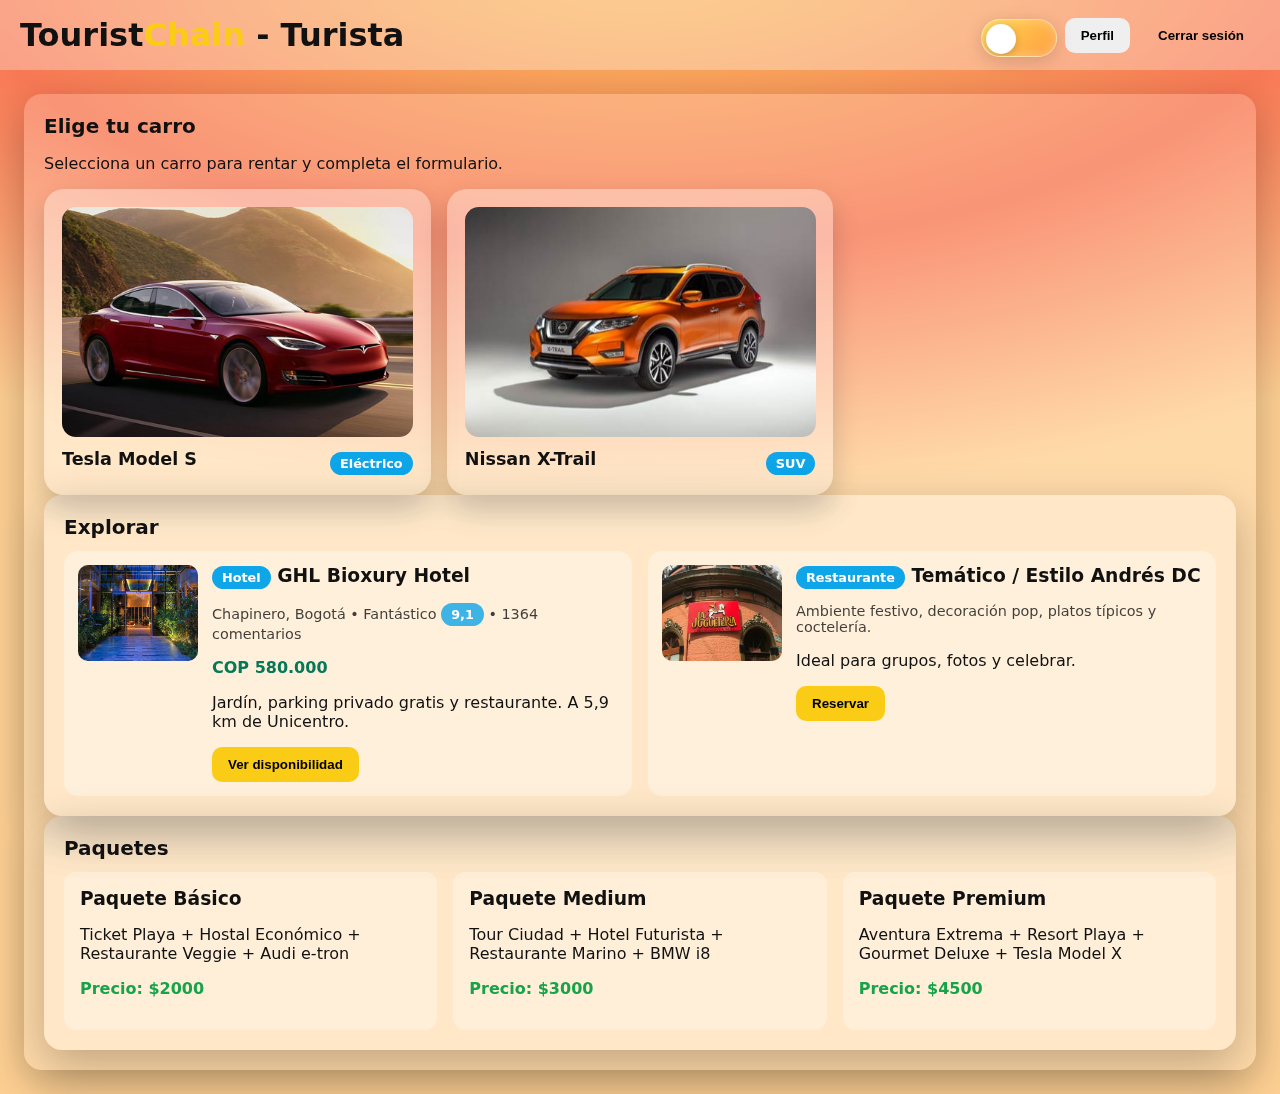
<file: app/views/renta.html>
<!DOCTYPE html>
<html lang="es">
<head>
  <meta charset="UTF-8" />
  <meta name="viewport" content="width=device-width, initial-scale=1.0"/>
  <title>TouristChain — Renta de Carros</title>
  <style>
    :root{
      --glass: rgba(255,255,255,.2);
      --shadow: 0 15px 45px rgba(0,0,0,.25);
      --radius: 18px;
      --gap: 24px;
      --accent:#facc15;
      --ok:#16a34a;
    }

    /* ===== Reset + Fondo (tema cálido por defecto) ===== */
    *,*::before,*::after{ box-sizing:border-box; }
    html,body{ margin:0; padding:0; }
    body{
      margin:0; overflow-x:hidden; min-height:100vh;
      font-family: 'Segoe UI', system-ui, -apple-system, Roboto, Arial, sans-serif;
      background: radial-gradient(1200px 600px at 50% -10%, #fccf65 0%, #f87955 60%, #ffd194 100%);
      color:#111;
      transition: background .10s ease, color .10s ease;
    }
    /* Tema frío cuando el toggle está activado */
    body.theme-cool{
      background: radial-gradient(1200px 600px at 50% -10%, #b4d7f7 0%, #7fb0ff 55%, #1247f3 100%);
      color:#0e1011;
    }

    /* Header */
    header{
      display:flex; align-items:center; justify-content:space-between;
      gap:12px; padding:16px 20px; background:rgba(255,255,255,.3);
      backdrop-filter: blur(10px);
      position:sticky; top:0; z-index:10;
    }
    .brand{ font-size:clamp(1.25rem, 2vw + 1rem, 2rem); font-weight:800; margin:0; }
    .brand span{ color:var(--accent); }
    .btn{
      border:0; border-radius:10px; padding:10px 16px; font-weight:700; cursor:pointer;
      transition: transform .06s ease, filter .2s ease;
    }
    .btn:active{ transform: scale(.98); }
    .btn-yellow{ background:var(--accent); }
    .btn-yellow:hover{ filter: brightness(1.05); }
    .btn-red{ background:var(--accent-2); }
    .btn-red:hover{ filter: brightness(1.05); }
    .btn-block{ width:100%; }

    /* Toggle moderno (calor↔frío) */
    .toggle-wrap{ position:relative; width:76px; height:38px; }
    .toggle{
      appearance:none; -webkit-appearance:none; outline:none; cursor:pointer;
      width:100%; height:100%; border-radius:999px; border:1px solid rgba(255,255,255,.5);
      background: linear-gradient(135deg, #ffd64d, #ff9f43);
      position:relative; overflow:hidden; transition: background .35s ease, box-shadow .35s ease;
      box-shadow: inset 0 0 12px rgba(255,255,255,.3), 0 4px 18px rgba(0,0,0,.15);
    }
    .toggle::before{
      content:""; position:absolute; top:4px; left:4px; width:30px; height:30px; border-radius:999px;
      background:#fff; box-shadow:0 3px 10px rgba(0,0,0,.2); transition:left .25s ease, transform .25s ease;
    }
    .toggle:checked{
      background: linear-gradient(135deg, #9fd1ff, #4b8dff);
      box-shadow: inset 0 0 14px rgba(255,255,255,.35), 0 4px 18px rgba(0,0,0,.15);
    }
    .toggle:checked::before{ left:42px; transform:rotate(180deg); }

    /* Layout principal */
    main{
      padding:24px;
      display:grid; gap:var(--gap);
      grid-template-columns: 1fr;
    }
    @media (min-width: 768px){
      main{ grid-template-columns: repeat(2, 1fr); }
    }
    @media (min-width: 1024px){
      main{ grid-template-columns: repeat(3, 1fr); }
    }

    /* Cards */
    .card{
      background:var(--glass);
      backdrop-filter: blur(10px);
      border-radius:var(--radius);
      padding:20px;
      box-shadow: var(--shadow);
    }

    /* ADICIÓN: helper para que una card ocupe todo el ancho del grid */
    .card--full{ grid-column: 1 / -1; }

    .card h2{ margin:0 0 12px 0; font-size:1.25rem; }
    .card h3{ margin:0 0 8px 0; }

    /* Scroll area */
    .scroll-container{ max-height:250px; overflow-y:auto; margin-bottom:12px; }
    .chip{ background: rgba(255,255,255,.4); padding:8px; border-radius:10px; margin:0 0 8px 0; }

    /* Inputs */
    .input, .select, .textarea, .file{
      width:100%; padding:10px 12px; border-radius:10px; border:1px solid rgba(0,0,0,.08);
      outline:none; background:#fff;
    }
    .textarea{ min-height:90px; resize:vertical; }

    /* Listas */
    .ul{ padding-left:18px; margin:0; }
    .ul li{ margin:6px 0; }

    /* Resultado ok */
    .ok{ color:var(--ok); font-weight:600; }

    /* Paquetes */
    .packages{ display:grid; gap:16px; grid-template-columns:1fr; }
    @media (min-width: 768px){ .packages{ grid-template-columns: repeat(3, 1fr); } }
    .package{ background: rgba(255,255,255,.3); border-radius:12px; padding:16px; }

    /* Explorar (hotel/restaurante) */
    .explore-grid{ display:grid; grid-template-columns:1fr; gap:16px; }
    @media (min-width: 768px){ .explore-grid{ grid-template-columns: 1fr 1fr; } }
    .explore-card{
      display:flex; gap:14px; background:rgba(255,255,255,.35); border-radius:14px; padding:14px;
      align-items:flex-start;
    }
    .explore-card img{
      width:120px; height:96px; border-radius:10px; object-fit:cover; flex-shrink:0;
      background:linear-gradient(135deg, #ffffff55, #ffffff22);
    }
    .badge{ display:inline-block; padding:2px 8px; border-radius:999px; background:#0ea5e9; color:#fff; font-size:.75rem; font-weight:700; }
    .rating{ background:#0ea5e9; }
    .price{ color:#047857; font-weight:800; }
    .meta{ font-size:.9rem; opacity:.8; }

    /* Utilidades */
    .mb-8{ margin-bottom:8px; }
    .mb-12{ margin-bottom:12px; }

    /* ===== Card 3D Hover ===== */
    .car-card{
      position:relative; width:100%; border-radius:20px; padding:18px; background:rgba(255,255,255,.35);
      box-shadow: 0 12px 28px rgba(0,0,0,.18); perspective:1200px; cursor:pointer; overflow:hidden;
      transform-style:preserve-3d;
      transition: transform .3s ease, box-shadow .3s ease, filter .3s ease;
    }
    .car-card:hover{
      transform: rotateY(20deg) rotateX(-10deg);
      box-shadow: 0 30px 50px rgba(0,0,0,.35);
      filter: brightness(1.05);
    }
    .car-media{
      position:relative; height:230px; border-radius:14px; overflow:hidden;
      transform-style:preserve-3d; will-change:transform;
    }
    .car-media img{
      width:100%; height:100%; object-fit:cover; display:block;
      transform: translateZ(30px) scale(1.05); transition: transform .3s ease;
    }
    .car-card:hover .car-media img{
      transform: translateZ(50px) scale(1.1);
    }

    /* título y specs */
    .car-info{ margin-top:12px; display:flex; align-items:center; justify-content:space-between; gap:12px; }
    .car-title{ margin:0; font-size:1.1rem; font-weight:800; }
    .badge{ font-size:.8rem; padding:4px 10px; border-radius:999px; background:#0ea5e9; color:#fff; font-weight:800; }

    /* ADICIÓN: grilla para la flota (carros “al lado”) */
    .fleet{ display:grid; gap:16px; grid-template-columns: 1fr; }
    @media (min-width: 768px){ .fleet{ grid-template-columns: repeat(2, minmax(0,1fr)); } }
    @media (min-width: 1280px){ .fleet{ grid-template-columns: repeat(3, minmax(0,1fr)); } }
  </style>

  <!-- ===== CSS extra SOLO para el modal de Perfil (añadido) ===== -->
  <style>
    .modal-backdrop{
      position:fixed; inset:0; display:none;
      align-items:center; justify-content:center;
      background:rgba(0,0,0,.55); backdrop-filter:blur(4px);
      z-index:1000;
    }
    .modal{
      background:#fff; border-radius:16px; padding:22px;
      width:min(92vw,560px);
      box-shadow:0 6px 24px rgba(0,0,0,.25);
    }
  </style>
</head>
<body>

<header>
  <h1 class="brand">Tourist<span>Chain</span> - Turista</h1>
  <div style="display:flex; gap:12px; align-items:center;">
    <div class="toggle-wrap" title="Cambiar tema">
      <input id="themeToggle" type="checkbox" class="toggle" />
    </div>
    <button id="btnPerfil" class="btn btn-green">Perfil</button>
    <button id="btnLogout" class="btn btn-red">Cerrar sesión</button>
  </div>
</header>

<!-- ====== PERFIL: Modal (añadido) ====== -->
<div id="perfilBackdrop" class="modal-backdrop" aria-hidden="true">
  <div class="modal" role="dialog" aria-modal="true" aria-labelledby="perfilTitle">
    <h2 id="perfilTitle" style="margin:0 0 8px 0;">Perfil del Usuario</h2>
    <div id="perfilContenido" class="mb-12"></div>
    <button id="cerrarModal" class="btn btn-blue" style="width:100%;">Cerrar</button>
  </div>
</div>

<main>
  <!-- Renta de Carros -->
  <!-- ADICIÓN: hago esta card a ancho completo del grid -->
  <section class="card card--full">
    <h2>Elige tu carro</h2>
    <p>Selecciona un carro para rentar y completa el formulario.</p>

    <div class="fleet" id="fleet">
      <!-- TESLA -->
      <article class="car-card" data-car='{"model":"Tesla Model S","class":"Sedán Premium","pricePerDay":320000,"img":"assets/tesla.jpg"}'>
        <div class="car-media">
          <img src="teslita.png" alt="Tesla Model S">
        </div>
        <div class="car-info">
          <h3 class="car-title">Tesla Model S</h3>
          <span class="badge">Eléctrico</span>
        </div>
      </article>

      <!-- NISSAN X-TRAIL -->
      <article class="car-card" data-car='{"model":"Nissan X-Trail","class":"SUV","pricePerDay":210000,"img":"assets/xtrail.jpg"}'>
        <div class="car-media">
          <img src="carrito2.png" alt="Nissan X-Trail">
        </div>
        <div class="car-info">
          <h3 class="car-title">Nissan X-Trail</h3>
          <span class="badge">SUV</span>
        </div>
      </article>
    </div>

    <!-- Formulario -->
    <div id="formWrap" style="margin-top:18px; display:none;">
      <h3 id="selTitle" style="margin:0 0 8px 0;"></h3>
      <form id="rentForm" novalidate>
        <div class="field">
          <label for="pickup">Fecha de entrega</label>
          <input id="pickup" type="date" required>
        </div>
        <div class="field">
          <label for="dropoff">Fecha de devolución</label>
          <input id="dropoff" type="date" required>
        </div>
        <div class="field" style="grid-column:1 / -1;">
          <label for="place">Lugar de recogida</label>
          <input id="place" type="text" placeholder="Ej. Aeropuerto El Dorado, Bogotá" required>
        </div>
        <div class="field" style="grid-column:1 / -1;">
          <label for="license">Foto de licencia</label>
          <input id="license" type="file" accept="image/*" required>
        </div>
        <div class="field">
          <label for="days">Días</label>
          <input id="days" type="number" min="1" value="1" required>
        </div>
        <div class="field">
          <label>Precio estimado</label>
          <input id="price" type="text" value="—" disabled>
        </div>
        <div style="grid-column:1 / -1; display:flex; gap:12px; align-items:center;">
          <button class="btn" id="btnRent" type="submit">Rentar</button>
          <span id="rentResult" class="ok"></span>
        </div>
      </form>
      
    </div>

  <!-- Explorar -->
  <section class="card" style="grid-column: 1 / -1;">
    <h2>Explorar</h2>
    <div class="explore-grid">
      <!-- Hotel -->
      <article class="explore-card">
        <img id="hotelImg" src="image.png" alt="GHL Bioxury Hotel" />
        <div>
          <h3><span class="badge">Hotel</span> GHL Bioxury Hotel</h3>
          <p class="meta">Chapinero, Bogotá • Fantástico <span class="badge rating">9,1</span> • 1364 comentarios</p>
          <p class="price">COP 580.000</p>
          <p>Jardín, parking privado gratis y restaurante. A 5,9 km de Unicentro.</p>
          <button id="btnHotel" class="btn btn-yellow">Ver disponibilidad</button>
        </div>
      </article>

      <!-- Restaurante -->
      <article class="explore-card">
        <img id="restImg" src="juguete.png" alt="Restaurante temático (estilo Andrés DC)" />
        <div>
          <h3><span class="badge">Restaurante</span> Temático / Estilo Andrés DC</h3>
          <p class="meta">Ambiente festivo, decoración pop, platos típicos y coctelería.</p>
          <p>Ideal para grupos, fotos y celebrar.</p>
          <button id="btnRest" class="btn btn-yellow">Reservar</button>
        </div>
      </article>
    </div>
  </section>

  <!-- Paquetes -->
  <section class="card" style="grid-column: 1 / -1;">
    <h2>Paquetes</h2>
    <div class="packages">
      <div class="package">
        <h3>Paquete Básico</h3>
        <p>Ticket Playa + Hostal Económico + Restaurante Veggie + Audi e-tron</p>
        <p class="ok">Precio: $2000</p>
      </div>
      <div class="package">
        <h3>Paquete Medium</h3>
        <p>Tour Ciudad + Hotel Futurista + Restaurante Marino + BMW i8</p>
        <p class="ok">Precio: $3000</p>
      </div>
      <div class="package">
        <h3>Paquete Premium</h3>
        <p>Aventura Extrema + Resort Playa + Gourmet Deluxe + Tesla Model X</p>
        <p class="ok">Precio: $4500</p>
      </div>
  </section>
</main>

<script>
  // ====== Tema persistente ======
  const themeToggle = document.getElementById('themeToggle');
  const saved = localStorage.getItem('tc_theme');
  if (saved === 'cool'){ document.body.classList.add('theme-cool'); themeToggle.checked = true; }
  themeToggle.addEventListener('change', () => {
    const cool = themeToggle.checked;
    document.body.classList.toggle('theme-cool', cool);
    localStorage.setItem('tc_theme', cool ? 'cool' : 'warm');
  });

  // ====== Efecto 3D Hover y Selección ======
  const cards = document.querySelectorAll('.car-card');
  let selectedCard = null;
  const formWrap = document.getElementById('formWrap');
  const selTitle = document.getElementById('selTitle');
  const priceInput = document.getElementById('price');
  const daysInput  = document.getElementById('days');
  let selectedCar  = null;

  function setTransform(card, e){
    const rect = card.getBoundingClientRect();
    const cx = rect.left + rect.width/2;
    const cy = rect.top + rect.height/2;
    const dx = (e.clientX - cx) / (rect.width/2);
    const dy = (e.clientY - cy) / (rect.height/2);
    const rotX = (+dy * 8).toFixed(2);
    const rotY = (-dx * 12).toFixed(2);
    card.style.transform = `rotateX(${rotX}deg) rotateY(${rotY}deg)`;
    const gloss = card.querySelector('.gloss');
    if(gloss){
      const mx = ((e.clientX - rect.left) / rect.width) * 100;
      const my = ((e.clientY - rect.top) / rect.height) * 100;
      gloss.style.setProperty('--mx', mx + '%');
      gloss.style.setProperty('--my', my + '%');
    }
  }

  function resetTransform(card){
    card.style.transform = 'rotateX(0deg) rotateY(0deg)';
  }

  cards.forEach(card=>{
    card.addEventListener('mousemove', e => setTransform(card, e));
    card.addEventListener('mouseleave', () => resetTransform(card));
    card.addEventListener('click', () => {
      if(selectedCard) selectedCard.classList.remove('is-selected');
      selectedCard = card;
      card.classList.add('is-selected');

      selectedCar = JSON.parse(card.dataset.car);
      selTitle.textContent = `Reservando: ${selectedCar.model} • ${selectedCar.class} — COP ${selectedCar.pricePerDay.toLocaleString()}/día`;
      formWrap.style.display = 'block';
      updatePrice();
      card.animate([{transform:'translateY(-2px) scale(1.02)'},{transform:card.style.transform}], {duration:180, easing:'ease-out'});
    }, {passive:true});
  });

  function updatePrice(){
    if(!selectedCar) return;
    const days = Math.max(1, parseInt(daysInput.value || '1', 10));
    const total = days * selectedCar.pricePerDay;
    priceInput.value = 'COP ' + total.toLocaleString();
  }
  daysInput.addEventListener('input', updatePrice);

  // ====== Reserva ======
  const rentForm = document.getElementById('rentForm');
  rentForm.addEventListener('submit', (e)=>{
    e.preventDefault();
    if(!selectedCar){ alert('Selecciona un carro'); return; }
    const pickup = document.getElementById('pickup').value;
    const drop   = document.getElementById('dropoff').value;
    const place  = document.getElementById('place').value.trim();
    const lic    = document.getElementById('license').files[0];
    if(!pickup || !drop || !place || !lic){ alert('Completa todos los campos'); return; }
    const msg = `Carro ${selectedCar.model} reservado del ${pickup} al ${drop} en ${place}.`;
    document.getElementById('rentResult').textContent = msg;
  });
</script>

<!-- ====== JS del Perfil (añadido; usa tu botón #btnPerfil) ====== -->
<script>
  const defaultUser = {
    name: 'ronnie García',
    email: 'noviodeivanGarcía@example.com',
    plan: 'Turista Básico'
  };
  const user = JSON.parse(localStorage.getItem('tc_user') || 'null') || defaultUser;

  const perfilBtn       = document.getElementById('btnPerfil');
  const perfilBackdrop  = document.getElementById('perfilBackdrop');
  const cerrarModal     = document.getElementById('cerrarModal');
  const perfilContenido = document.getElementById('perfilContenido');

  function renderPerfil(u){
    perfilContenido.innerHTML = `
      <p><strong>Nombre:</strong> ${u.name}</p>
      <p><strong>Email:</strong> ${u.email}</p>
      <p><strong>Plan:</strong> ${u.plan}</p>
    `;
  }
  renderPerfil(user);

  perfilBtn.addEventListener('click', () => {
    perfilBackdrop.style.display = 'flex';
    perfilBackdrop.setAttribute('aria-hidden', 'false');
  });
  cerrarModal.addEventListener('click', () => {
    perfilBackdrop.style.display = 'none';
    perfilBackdrop.setAttribute('aria-hidden', 'true');
  });
  perfilBackdrop.addEventListener('click', (e) => {
    if (e.target === perfilBackdrop) cerrarModal.click();
  });
</script>

</body>
</html>
</file>
